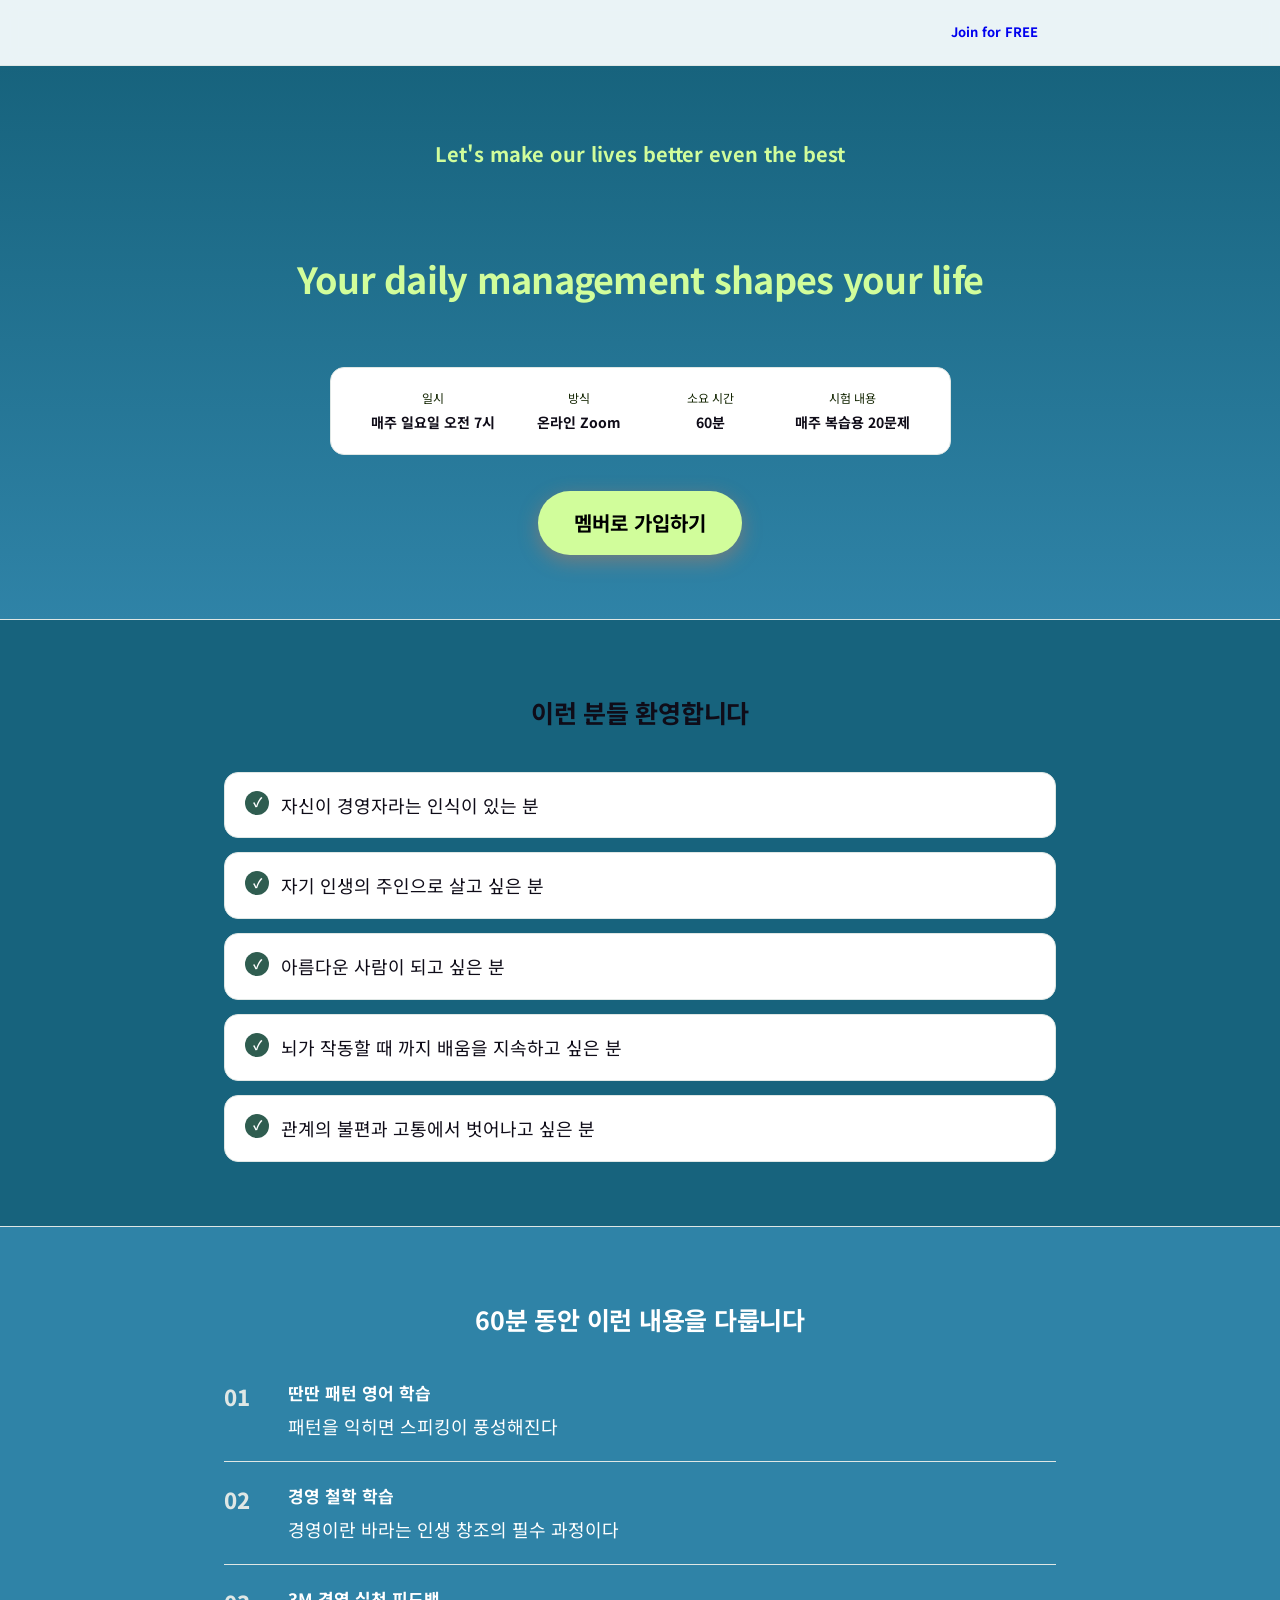
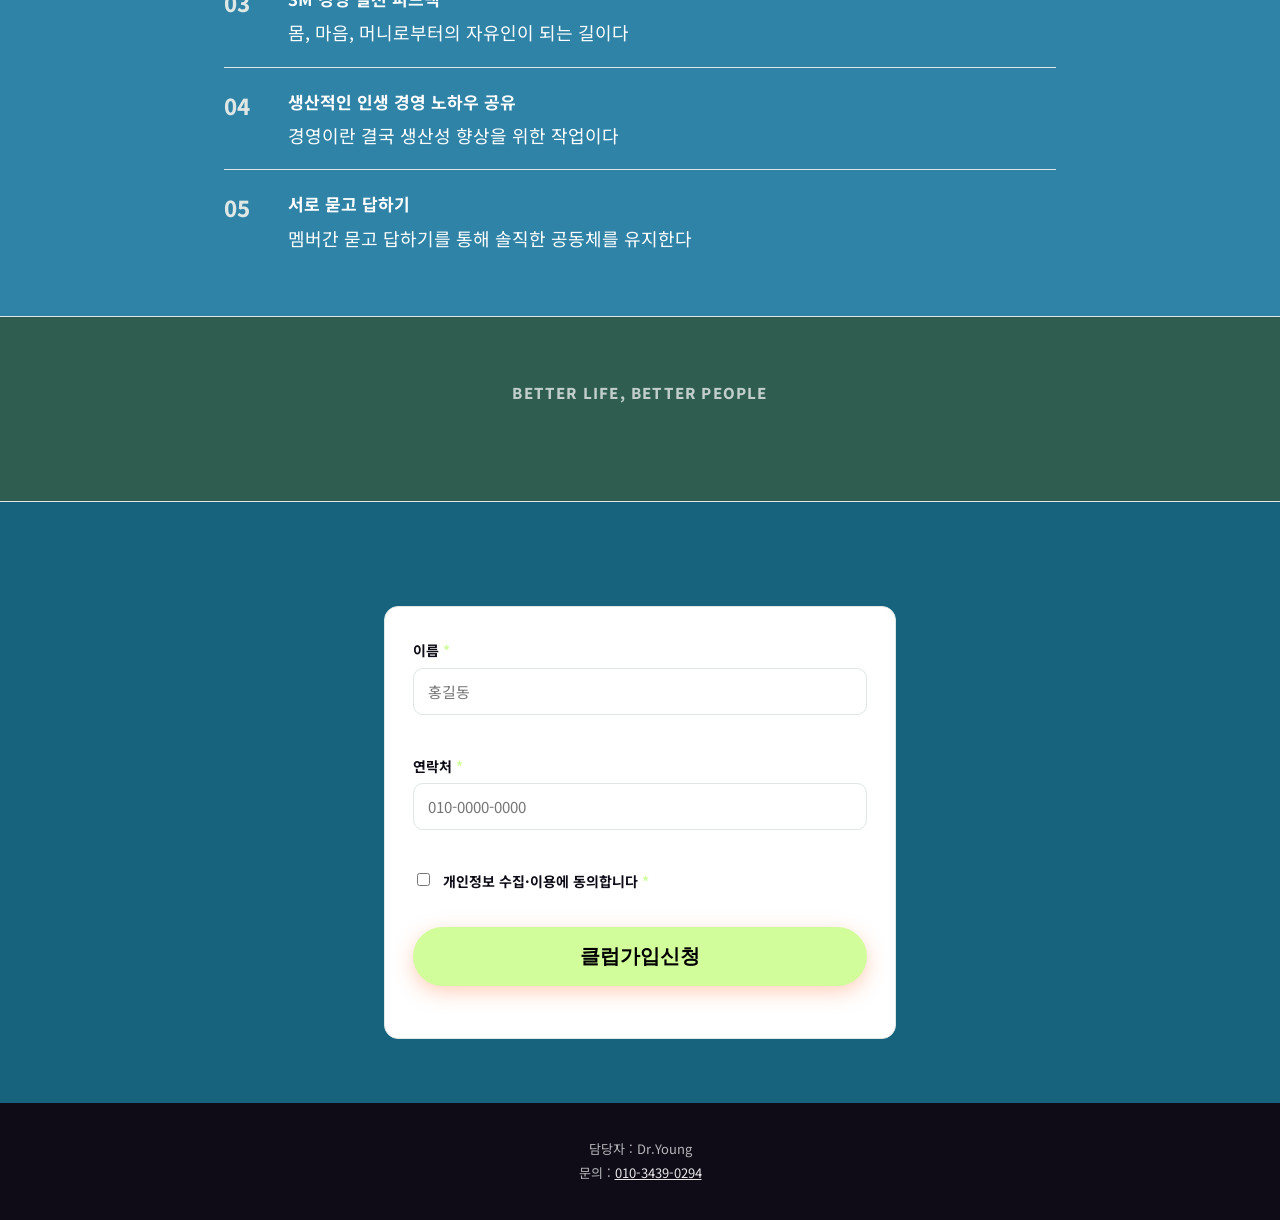
<file: index.html>
<!DOCTYPE html>
<html lang="ko">
<head>
<meta charset="UTF-8">
<meta name="viewport" content="width=device-width, initial-scale=1.0">
<title>차곡차곡 AI 실전기 · 온라인 무료 설명회</title>
<meta name="description" content="고객경험 개선을 위한 6주 AI 실전 과정. 원리는 사람이 배우고, 실행은 AI로 빠르게.">
<link rel="stylesheet" href="styles.css">
</head>
<body>

<header class="topbar">
  <div class="container topbar-inner">
    <span class="logo" data-bind="site.logo">차곡차곡 AI 실전기</span>
    <a href="#apply-section" class="btn btn-small" data-bind="site.navCta">무료 신청하기</a>
  </div>
</header>

<main>

  <!-- 히어로 -->
  <section class="hero">
    <div class="container hero-inner">
      <p class="eyebrow" data-bind="hero.eyebrow">차곡차곡 AI 실전기 · 온라인 무료 설명회</p>
      <p class="tagline" data-bind="hero.tagline">A Practical AI Series for Real Business</p>
      <h1><span data-bind="hero.titleLine1">고객경험 개선을 위한</span><br><span class="highlight" data-bind="hero.titleHighlight">6주 AI 실전 과정</span></h1>
      <p class="hero-copy" data-bind="hero.copy">AI, 이제 '아는 것'을 넘어 '내 사업에 써먹는 것'으로</p>
      <p class="hero-sub" data-bind="hero.sub">원리는 사람이 배우고, 실행은 AI로 빠르게 — 진짜 결과물을 만드는 6주.</p>

      <div class="event-info">
        <div class="event-info-item">
          <span class="event-info-label">일시</span>
          <span class="event-info-value" data-bind="hero.eventDate">7월 28일 (화) 오후 8시</span>
        </div>
        <div class="event-info-item">
          <span class="event-info-label">방식</span>
          <span class="event-info-value" data-bind="hero.eventMode">온라인 Zoom</span>
        </div>
        <div class="event-info-item">
          <span class="event-info-label">소요 시간</span>
          <span class="event-info-value" data-bind="hero.eventDuration">약 60분 (Q&amp;A 포함)</span>
        </div>
        <div class="event-info-item">
          <span class="event-info-label" data-bind="hero.eventLabel4">시험 내용</span>
          <span class="event-info-value" data-bind="hero.eventValue4">매주 복습용 20문제</span>
        </div>
      </div>

      <a href="#apply-section" class="btn btn-primary btn-large" data-bind="hero.ctaText">무료 설명회 신청하기</a>
    </div>
  </section>

  <!-- Who is this for -->
  <section class="section who-section">
    <div class="container">
      <h2 class="section-title" data-bind="who.sectionTitle">Who is this for</h2>
      <p class="section-subtitle" data-bind="who.sectionSubtitle">이런 분들께 추천합니다</p>

      <ul class="check-list" id="who-list">
        <li><span class="check-icon">✓</span><span>AI를 자주 쓰지만, '내 일에 어떻게 써야 할지' 막막한 분</span></li>
        <li><span class="check-icon">✓</span><span>업무 자동화는 궁금하지만, 복잡한 자동화 툴은 부담스러운 분</span></li>
        <li><span class="check-icon">✓</span><span>배운 AI를 '실제 결과물'로 만들어 바로 써먹고 싶은 분</span></li>
        <li><span class="check-icon">✓</span><span>고객을 더 깊이 이해해, 다시 찾고 추천하게 만들고 싶은 분</span></li>
        <li><span class="check-icon">✓</span><span>광고비 없이 '고객경험'으로 차별화하고 싶은 분</span></li>
        <li><span class="check-icon">✓</span><span>신규 고객을 더 만들고 싶은데 무엇부터 손대야 할지 막막한 분</span></li>
      </ul>
    </div>
  </section>

  <!-- Agenda -->
  <section class="section agenda-section">
    <div class="container">
      <h2 class="section-title" data-bind="agenda.sectionTitle">Agenda</h2>
      <p class="section-subtitle" data-bind="agenda.sectionSubtitle">60분 동안 이런 내용을 다룹니다</p>

      <ol class="agenda-list" id="agenda-list">
        <li class="agenda-item">
          <span class="agenda-num">01</span>
          <div>
            <h3>왜 지금 'AI 경쟁력'인가?</h3>
            <p>AI를 일에 녹인 사업자와 아닌 사업자의 격차 — 왜 지금 시작해야 하는지</p>
          </div>
        </li>
        <li class="agenda-item">
          <span class="agenda-num">02</span>
          <div>
            <h3>설문으로 본 우리 200명</h3>
            <p>대부분 이미 AI를 쓰지만, 정작 '내 사업 적용'에서 막히는 이유</p>
          </div>
        </li>
        <li class="agenda-item">
          <span class="agenda-num">03</span>
          <div>
            <h3>6주 커리큘럼 어떻게 구성되는가?</h3>
            <p>고객이 알고·믿고·구매하고·다시 찾는 과정마다, AI로 만들 실전 결과물</p>
          </div>
        </li>
        <li class="agenda-item">
          <span class="agenda-num">04</span>
          <div>
            <h3>나에게 맞는 프로그램일까?</h3>
            <p>업종·규모별 적합성 — 내 사업에 바로 쓸 수 있는지 확인</p>
          </div>
        </li>
        <li class="agenda-item">
          <span class="agenda-num">05</span>
          <div>
            <h3>내 AI 수준으로 따라갈 수 있을까?</h3>
            <p>초급~중급 모두 대상. 버디·보충 영상·빈칸 템플릿으로 함께</p>
          </div>
        </li>
        <li class="agenda-item">
          <span class="agenda-num">06</span>
          <div>
            <h3>업무 자동화는 어디까지?</h3>
            <p>복붙 반자동 루틴부터 부분 자동 파이프라인까지, 현실적인 수준 안내</p>
          </div>
        </li>
        <li class="agenda-item">
          <span class="agenda-num">07</span>
          <div>
            <h3>현장 Q&amp;A</h3>
            <p>궁금한 점을 직접 질문하고 답을 듣는 시간</p>
          </div>
        </li>
      </ol>
    </div>
  </section>

  <!-- What makes it different -->
  <section class="section diff-section">
    <div class="container diff-inner">
      <h2 class="section-title" data-bind="diff.sectionTitle">What makes it different</h2>
      <p class="diff-copy" data-bind="diff.copy">'AI 버튼 누르는 법'을 알려주는 수업이 아닙니다. 고객이 다시 찾고, 매출로 이어지게 만드는 방법을 배우고, 그걸 AI로 빠르게 실행합니다.</p>
      <p class="diff-highlight" data-bind="diff.highlight">원리는 사람이 배우고, 실행은 AI로 빠르게.</p>
    </div>
  </section>

  <!-- 신청 섹션 -->
  <section class="section apply-section" id="apply-section">
    <div class="container apply-inner">
      <h2 class="section-title" data-bind="apply.sectionTitle">지금 신청하세요</h2>
      <p class="section-subtitle" data-bind="apply.sectionSubtitle">선착순 사전 신청 · 참가비 무료</p>

      <form id="apply-form" class="apply-form" novalidate>

        <div class="form-group">
          <label for="name">이름 <span class="required">*</span></label>
          <input type="text" id="name" name="name" required placeholder="홍길동">
          <span class="error-msg" data-error-for="name"></span>
        </div>

        <div class="form-group">
          <label for="phone">연락처 <span class="required">*</span></label>
          <input type="tel" id="phone" name="phone" required placeholder="010-0000-0000">
          <span class="error-msg" data-error-for="phone"></span>
        </div>

        <div class="form-group form-group-checkbox">
          <label class="checkbox-label">
            <input type="checkbox" id="privacy" name="privacy" required>
            <span>개인정보 수집·이용에 동의합니다 <span class="required">*</span></span>
          </label>
          <span class="error-msg" data-error-for="privacy"></span>
        </div>

        <button type="submit" class="btn btn-primary btn-large btn-full" data-bind="apply.submitText">무료 설명회 신청 완료하기</button>
        <p class="form-note" data-bind="apply.note">신청 내용은 담당자 이메일로 안전하게 전달됩니다.</p>
      </form>

      <div id="success-message" class="success-message" hidden>
        <p class="success-icon">✓</p>
        <h3>신청이 완료되었습니다</h3>
        <p>입력하신 연락처로 곧 안내드리겠습니다. 감사합니다!</p>
      </div>
    </div>
  </section>

</main>

<footer class="footer">
  <div class="container footer-inner">
    <p class="footer-title" data-bind="footer.title">차곡차곡 AI 실전기</p>
    <p>담당자 : <span data-bind="footer.manager">위대한 경영자 허소미</span></p>
    <p>문의 : <a href="tel:010-5502-7553" id="footer-phone-link" data-bind="footer.phone">010-5502-7553</a></p>
  </div>
</footer>

<script src="content-loader.js"></script>
<script src="script.js"></script>
</body>
</html>
</file>
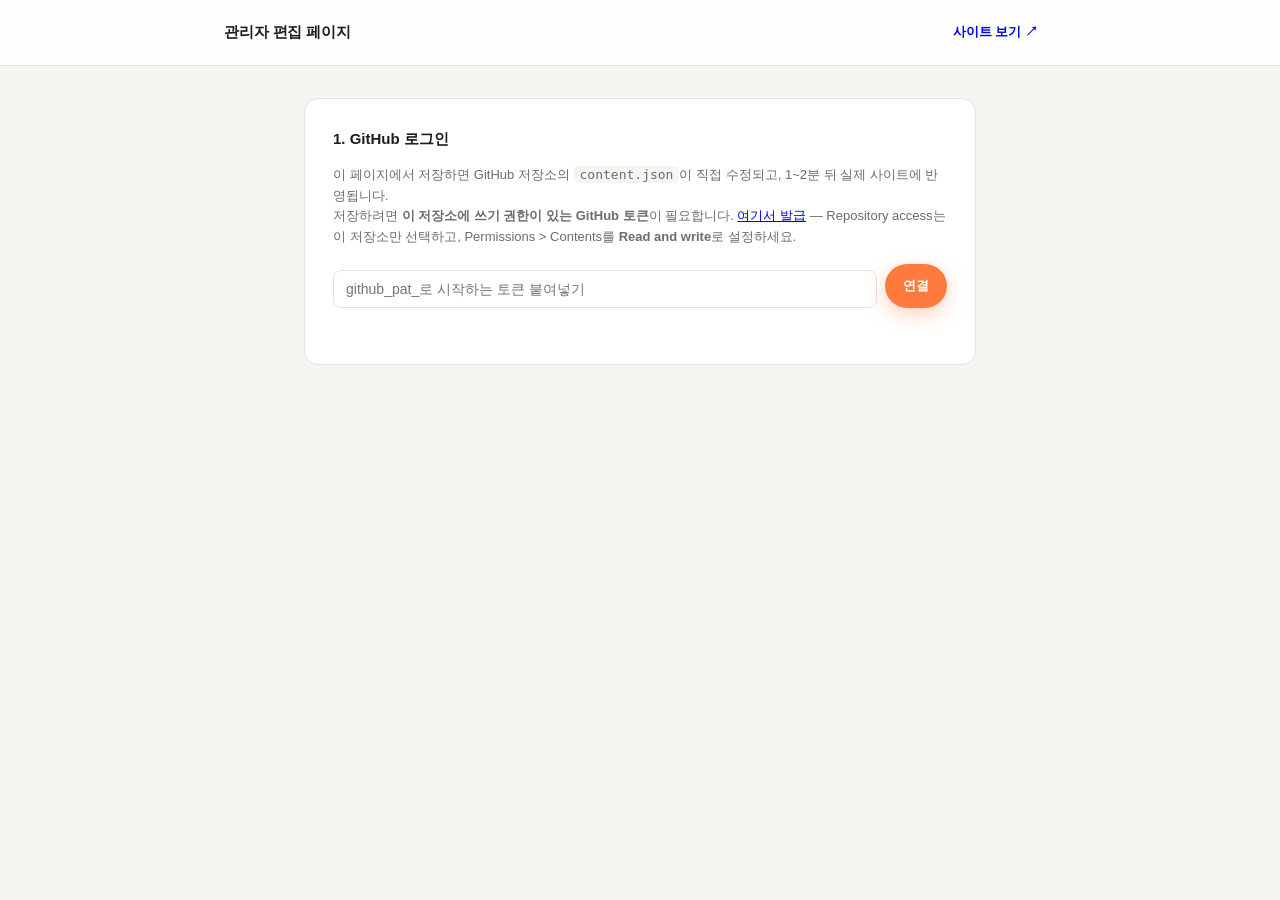
<file: admin.html>
<!DOCTYPE html>
<html lang="ko">
<head>
<meta charset="UTF-8">
<meta name="viewport" content="width=device-width, initial-scale=1.0">
<title>관리자 편집 · 차곡차곡 AI 실전기</title>
<meta name="robots" content="noindex, nofollow">
<link rel="stylesheet" href="styles.css">
<link rel="stylesheet" href="admin.css">
</head>
<body class="admin-body">

<header class="topbar">
  <div class="container topbar-inner">
    <span class="logo">관리자 편집 페이지</span>
    <a href="index.html" class="btn btn-small" target="_blank" rel="noopener">사이트 보기 ↗</a>
  </div>
</header>

<main class="container admin-main">

  <section class="admin-card">
    <h2>1. GitHub 로그인</h2>
    <p class="admin-help">
      이 페이지에서 저장하면 GitHub 저장소의 <code>content.json</code>이 직접 수정되고, 1~2분 뒤 실제 사이트에 반영됩니다.<br>
      저장하려면 <strong>이 저장소에 쓰기 권한이 있는 GitHub 토큰</strong>이 필요합니다.
      <a href="https://github.com/settings/personal-access-tokens/new" target="_blank" rel="noopener">여기서 발급</a>
      — Repository access는 이 저장소만 선택하고, Permissions &gt; Contents를 <strong>Read and write</strong>로 설정하세요.
    </p>
    <div class="admin-row">
      <input type="password" id="gh-token" placeholder="github_pat_로 시작하는 토큰 붙여넣기">
      <button id="btn-connect" class="btn btn-primary btn-small">연결</button>
      <button id="btn-disconnect" class="btn btn-small" hidden>로그아웃</button>
    </div>
    <p id="auth-status" class="admin-status"></p>
  </section>

  <section class="admin-card" id="editor-section" hidden>
    <h2>2. 폰트</h2>
    <div class="admin-row">
      <select id="font-select"></select>
    </div>

    <h2>3. 색상 팔레트</h2>
    <div class="color-grid">
      <label class="color-field">포인트 색상 (버튼 배경·강조 문구·제목 강조)<span class="color-input-wrap"><input type="color" data-path="colors.primary"><output></output></span></label>
      <label class="color-field">포인트 색상 (진하게, hover)<span class="color-input-wrap"><input type="color" data-path="colors.primaryDark"><output></output></span></label>
      <label class="color-field">보조 강조색 (체크아이콘 등)<span class="color-input-wrap"><input type="color" data-path="colors.accent"><output></output></span></label>
      <label class="color-field">기본 배경색 (페이지 전체)<span class="color-input-wrap"><input type="color" data-path="colors.bg"><output></output></span></label>
      <label class="color-field">섹션 배경색 (교차 섹션)<span class="color-input-wrap"><input type="color" data-path="colors.bgAlt"><output></output></span></label>
      <label class="color-field">기본 글자색<span class="color-input-wrap"><input type="color" data-path="colors.text"><output></output></span></label>
      <label class="color-field">흐린 글자색<span class="color-input-wrap"><input type="color" data-path="colors.textMuted"><output></output></span></label>
      <label class="color-field">테두리 색상<span class="color-input-wrap"><input type="color" data-path="colors.border"><output></output></span></label>
      <label class="color-field">버튼 글자색<span class="color-input-wrap"><input type="color" data-path="colors.buttonText"><output></output></span></label>
      <label class="color-field">카드 배경색 (일정 박스·체크리스트·신청폼)<span class="color-input-wrap"><input type="color" data-path="colors.cardBg"><output></output></span></label>
    </div>

    <h2>4. 글자 크기</h2>
    <p class="admin-help">각 항목의 글자 크기를 px 단위로 직접 조절할 수 있습니다.</p>
    <div class="color-grid">
      <label class="color-field">강조 문구 (eyebrow)<span class="size-input-wrap"><input type="number" min="8" max="80" data-path="sizes.eyebrow"><span class="size-unit">px</span></span></label>
      <label class="color-field">메인 제목<span class="size-input-wrap"><input type="number" min="8" max="80" data-path="sizes.heroTitle"><span class="size-unit">px</span></span></label>
      <label class="color-field">핵심 카피<span class="size-input-wrap"><input type="number" min="8" max="80" data-path="sizes.heroCopy"><span class="size-unit">px</span></span></label>
      <label class="color-field">보조 설명<span class="size-input-wrap"><input type="number" min="8" max="80" data-path="sizes.heroSub"><span class="size-unit">px</span></span></label>
      <label class="color-field">일정 정보 글자 (일시·방식·소요시간)<span class="size-input-wrap"><input type="number" min="8" max="80" data-path="sizes.eventInfo"><span class="size-unit">px</span></span></label>
      <label class="color-field">섹션 라벨 (작은 소제목)<span class="size-input-wrap"><input type="number" min="8" max="80" data-path="sizes.sectionTitle"><span class="size-unit">px</span></span></label>
      <label class="color-field">섹션 제목 (큰 소제목)<span class="size-input-wrap"><input type="number" min="8" max="80" data-path="sizes.sectionHeading"><span class="size-unit">px</span></span></label>
      <label class="color-field">본문 글자<span class="size-input-wrap"><input type="number" min="8" max="80" data-path="sizes.body"><span class="size-unit">px</span></span></label>
      <label class="color-field">버튼 글자<span class="size-input-wrap"><input type="number" min="8" max="80" data-path="sizes.button"><span class="size-unit">px</span></span></label>
    </div>

    <h2>5. 사이트 공통</h2>
    <label>브라우저 탭 제목<input type="text" data-path="site.pageTitle"></label>
    <label>상단 로고 텍스트<input type="text" data-path="site.logo"></label>
    <label>상단 버튼 텍스트<input type="text" data-path="site.navCta"></label>

    <h2>6. 히어로 영역</h2>
    <label>강조 문구 (eyebrow)<input type="text" data-path="hero.eyebrow"></label>
    <label>영문 태그라인<input type="text" data-path="hero.tagline"></label>
    <label>제목 첫 줄<input type="text" data-path="hero.titleLine1"></label>
    <label>제목 강조 줄 (색상 강조)<input type="text" data-path="hero.titleHighlight"></label>
    <label>핵심 카피<input type="text" data-path="hero.copy"></label>
    <label>보조 설명<input type="text" data-path="hero.sub"></label>
    <label>일시<input type="text" data-path="hero.eventDate"></label>
    <label>방식<input type="text" data-path="hero.eventMode"></label>
    <label>소요 시간<input type="text" data-path="hero.eventDuration"></label>
    <label>네 번째 항목 라벨<input type="text" data-path="hero.eventLabel4"></label>
    <label>네 번째 항목 내용<input type="text" data-path="hero.eventValue4"></label>
    <label>신청 버튼 텍스트<input type="text" data-path="hero.ctaText"></label>

    <h2>7. Who is this for</h2>
    <label>섹션 제목<input type="text" data-path="who.sectionTitle"></label>
    <label>섹션 부제<input type="text" data-path="who.sectionSubtitle"></label>
    <div class="list-editor" id="who-editor"></div>
    <button type="button" class="btn btn-small admin-add-btn" data-add="who">+ 항목 추가</button>

    <h2>8. Agenda</h2>
    <label>섹션 제목<input type="text" data-path="agenda.sectionTitle"></label>
    <label>섹션 부제<input type="text" data-path="agenda.sectionSubtitle"></label>
    <div class="list-editor" id="agenda-editor"></div>
    <button type="button" class="btn btn-small admin-add-btn" data-add="agenda">+ 항목 추가</button>

    <h2>9. What makes it different</h2>
    <label>섹션 제목<input type="text" data-path="diff.sectionTitle"></label>
    <label>본문<textarea rows="3" data-path="diff.copy"></textarea></label>
    <label>강조 문구<input type="text" data-path="diff.highlight"></label>

    <h2>10. 신청 섹션</h2>
    <label>섹션 제목<input type="text" data-path="apply.sectionTitle"></label>
    <label>섹션 부제<input type="text" data-path="apply.sectionSubtitle"></label>
    <label>제출 버튼 텍스트<input type="text" data-path="apply.submitText"></label>
    <label>하단 안내문<input type="text" data-path="apply.note"></label>

    <h2>11. 푸터</h2>
    <label>제목<input type="text" data-path="footer.title"></label>
    <label>담당자명<input type="text" data-path="footer.manager"></label>
    <label>연락처<input type="text" data-path="footer.phone"></label>

    <div class="admin-save-bar">
      <button id="btn-reload" class="btn btn-small">저장된 내용 다시 불러오기</button>
      <button id="btn-save" class="btn btn-primary btn-large">GitHub에 저장하기</button>
    </div>
    <p id="save-status" class="admin-status"></p>
  </section>

</main>

<script src="content-loader.js"></script>
<script src="admin.js"></script>
</body>
</html>
</file>
<file: styles.css>
/* ============================================
   수정 가이드
   - 색상: 아래 :root 변수만 바꾸면 전체 색상 변경
   - 폰트: --font-sans 값만 바꾸면 전체 폰트 변경
   - 텍스트 내용: index.html에서 직접 수정
   ============================================ */

:root {
  --color-bg: #ffffff;
  --color-bg-alt: #f7f5f2;
  --color-text: #1c1c1e;
  --color-text-muted: #6b6b70;
  --color-primary: #ff7a3d;
  --color-primary-dark: #e6631f;
  --color-accent: #2f5d50;
  --color-border: #e6e3de;
  --color-white: #ffffff;
  --color-button-text: #ffffff;
  --color-card-bg: #ffffff;
  --font-sans: -apple-system, BlinkMacSystemFont, "Pretendard", "Noto Sans KR", "Malgun Gothic", sans-serif;
  --radius: 14px;
  --max-width: 880px;
  --size-eyebrow: 14px;
  --size-hero-title: 36px;
  --size-hero-copy: 19px;
  --size-hero-sub: 15px;
  --size-section-title: 13px;
  --size-section-heading: 24px;
  --size-body: 15px;
  --size-button: 16px;
  --size-event-info: 14px;
}

* { box-sizing: border-box; }

[hidden] { display: none !important; }

html { scroll-behavior: smooth; }

body {
  margin: 0;
  font-family: var(--font-sans);
  color: var(--color-text);
  background: var(--color-bg);
  line-height: 1.6;
  -webkit-font-smoothing: antialiased;
}

/* 배경 사진은 히어로 영역에만 적용한다.
   body 전체에 적용하면 페이지 전체 높이만큼 이미지를 늘려야 해서
   매우 무거워지고 스크롤이 버벅인다. */
.hero.has-bg-image {
  background-image: linear-gradient(rgba(0, 0, 0, 0.35), rgba(0, 0, 0, 0.35)), var(--bg-image);
  background-size: cover;
  background-position: center;
  background-repeat: no-repeat;
}

.container {
  max-width: var(--max-width);
  margin: 0 auto;
  padding: 0 24px;
}

/* Topbar */
.topbar {
  position: sticky;
  top: 0;
  z-index: 100;
  background: rgba(255, 255, 255, 0.9);
  backdrop-filter: blur(8px);
  border-bottom: 1px solid var(--color-border);
}

.topbar-inner {
  display: flex;
  align-items: center;
  justify-content: space-between;
  padding-top: 14px;
  padding-bottom: 14px;
}

.logo {
  font-weight: 700;
  font-size: 15px;
  letter-spacing: -0.01em;
}

/* Buttons */
.btn {
  display: inline-block;
  border: none;
  border-radius: 999px;
  font-weight: 700;
  text-decoration: none;
  cursor: pointer;
  text-align: center;
  transition: transform 0.15s ease, box-shadow 0.15s ease, background 0.15s ease;
}

.btn-primary {
  background: var(--color-primary);
  color: var(--color-button-text);
  box-shadow: 0 6px 20px rgba(255, 122, 61, 0.35);
}

.btn-primary:hover {
  background: var(--color-primary-dark);
  transform: translateY(-1px);
}

.btn-small {
  padding: 8px 18px;
  font-size: 13px;
}

.btn-large {
  padding: 16px 36px;
  font-size: var(--size-button);
}

.btn-full {
  display: block;
  width: 100%;
}

/* Hero */
.hero {
  background: linear-gradient(180deg, var(--color-bg-alt) 0%, var(--color-bg) 100%);
  padding: 72px 0 64px;
  text-align: center;
}

.hero-inner {
  display: flex;
  flex-direction: column;
  align-items: center;
}

.eyebrow {
  font-size: var(--size-eyebrow);
  font-weight: 700;
  color: var(--color-primary);
  margin: 0 0 8px;
}

.tagline {
  font-size: 13px;
  color: var(--color-text-muted);
  letter-spacing: 0.02em;
  margin: 0 0 28px;
}

.hero h1 {
  font-size: var(--size-hero-title);
  line-height: 1.35;
  margin: 0 0 20px;
  letter-spacing: -0.02em;
}

.hero h1 .highlight {
  color: var(--color-primary);
}

.hero-copy {
  font-size: var(--size-hero-copy);
  margin: 0 0 8px;
}

.hero-sub {
  font-size: var(--size-hero-sub);
  color: var(--color-text-muted);
  margin: 0 0 36px;
}

.event-info {
  display: flex;
  flex-wrap: wrap;
  justify-content: center;
  gap: 12px;
  background: var(--color-card-bg);
  border: 1px solid var(--color-border);
  border-radius: var(--radius);
  padding: 20px 28px;
  margin-bottom: 36px;
}

.event-info-item {
  display: flex;
  flex-direction: column;
  align-items: center;
  min-width: 120px;
  padding: 0 12px;
}

.event-info-label {
  font-size: 12px;
  color: var(--color-text-muted);
  margin-bottom: 4px;
}

.event-info-value {
  font-size: var(--size-event-info);
  font-weight: 700;
}

/* Sections */
.section {
  padding: 64px 0;
  border-top: 1px solid var(--color-border);
}

.section-title {
  font-size: var(--size-section-title);
  font-weight: 800;
  letter-spacing: 0.08em;
  text-transform: uppercase;
  color: var(--color-primary);
  margin: 0 0 8px;
  text-align: center;
}

.section-subtitle {
  font-size: var(--size-section-heading);
  font-weight: 700;
  text-align: center;
  margin: 0 0 40px;
  letter-spacing: -0.01em;
}

/* Who is this for */
.who-section {
  background: var(--color-bg-alt);
}

.check-list {
  list-style: none;
  margin: 0;
  padding: 0;
  display: grid;
  gap: 14px;
}

.check-list li {
  display: flex;
  align-items: flex-start;
  gap: 12px;
  background: var(--color-card-bg);
  border: 1px solid var(--color-border);
  border-radius: var(--radius);
  padding: 18px 20px;
  font-size: var(--size-body);
}

.check-icon {
  flex: none;
  width: 24px;
  height: 24px;
  border-radius: 50%;
  background: var(--color-accent);
  color: var(--color-white);
  font-size: 13px;
  font-weight: 700;
  display: flex;
  align-items: center;
  justify-content: center;
}

/* Agenda */
.agenda-list {
  list-style: none;
  margin: 0;
  padding: 0;
  display: grid;
  gap: 20px;
}

.agenda-item {
  display: flex;
  gap: 20px;
  align-items: flex-start;
  padding-bottom: 20px;
  border-bottom: 1px solid var(--color-border);
}

.agenda-item:last-child {
  border-bottom: none;
  padding-bottom: 0;
}

.agenda-num {
  flex: none;
  font-size: 22px;
  font-weight: 800;
  color: var(--color-border);
  font-variant-numeric: tabular-nums;
  min-width: 44px;
}

.agenda-item h3 {
  margin: 0 0 6px;
  font-size: 17px;
  color: #ffffff;
}

.agenda-item p {
  margin: 0;
  color: #ffffff;
  font-size: var(--size-body);
}

/* agenda-section은 카드 없이 페이지 배경 위에 바로 놓이므로
   제목도 함께 흰색으로 맞춘다. */
.agenda-section .section-subtitle {
  color: #ffffff;
}

/* Diff section */
.diff-section {
  background: var(--color-accent);
  color: var(--color-white);
  text-align: center;
}

.diff-section .section-title {
  color: rgba(255, 255, 255, 0.7);
}

.diff-inner {
  max-width: 640px;
}

.diff-copy {
  font-size: var(--size-body);
  line-height: 1.7;
  margin: 0 0 32px;
}

.diff-highlight {
  font-size: clamp(18px, 3vw, 22px);
  font-weight: 700;
  margin: 0;
}

.diff-highlight .accent {
  color: var(--color-primary);
}

/* Apply section */
.apply-section {
  background: var(--color-bg-alt);
}

.apply-inner {
  max-width: 560px;
}

.apply-form {
  background: var(--color-card-bg);
  border: 1px solid var(--color-border);
  border-radius: var(--radius);
  padding: 32px 28px;
  display: grid;
  gap: 20px;
}

.form-group {
  display: grid;
  gap: 6px;
}

.form-group label {
  font-size: 14px;
  font-weight: 700;
}

.required {
  color: var(--color-primary);
}

.form-group input[type="text"],
.form-group input[type="tel"],
.form-group input[type="email"],
.form-group select,
.form-group textarea {
  width: 100%;
  padding: 12px 14px;
  border: 1px solid var(--color-border);
  border-radius: 10px;
  font-size: 15px;
  font-family: inherit;
  color: var(--color-text);
  background: var(--color-card-bg);
}

.form-group input:focus,
.form-group select:focus,
.form-group textarea:focus {
  outline: none;
  border-color: var(--color-primary);
  box-shadow: 0 0 0 3px rgba(255, 122, 61, 0.15);
}

.form-group textarea {
  resize: vertical;
}

.form-group.invalid input,
.form-group.invalid select {
  border-color: #e0453c;
}

.error-msg {
  font-size: 12px;
  color: #e0453c;
  min-height: 14px;
  display: block;
}

.form-group-checkbox {
  display: block;
}

.checkbox-label {
  display: flex;
  align-items: flex-start;
  gap: 10px;
  font-size: 14px;
  font-weight: 400;
  cursor: pointer;
}

.checkbox-label input {
  margin-top: 3px;
}

.form-note {
  text-align: center;
  font-size: 12px;
  color: var(--color-text-muted);
  margin: 0;
}

.success-message {
  text-align: center;
  background: var(--color-card-bg);
  border: 1px solid var(--color-border);
  border-radius: var(--radius);
  padding: 48px 28px;
}

.success-icon {
  width: 48px;
  height: 48px;
  line-height: 48px;
  border-radius: 50%;
  background: var(--color-accent);
  color: var(--color-white);
  font-size: 22px;
  margin: 0 auto 16px;
}

.success-message h3 {
  margin: 0 0 8px;
  font-size: 20px;
}

.success-message p:last-child {
  color: var(--color-text-muted);
  margin: 0;
}

/* Footer */
.footer {
  background: var(--color-text);
  color: rgba(255, 255, 255, 0.7);
  padding: 32px 0;
  text-align: center;
  font-size: 13px;
}

.footer-title {
  color: var(--color-white);
  font-weight: 700;
  margin: 0 0 8px;
}

.footer p {
  margin: 4px 0;
}

.footer a {
  color: rgba(255, 255, 255, 0.9);
}

@media (max-width: 600px) {
  .event-info {
    flex-direction: column;
    gap: 16px;
  }
  .apply-form {
    padding: 24px 20px;
  }
}
</file>
<file: admin.css>
.admin-body {
  background: var(--color-bg-alt);
}

.admin-main {
  max-width: 720px;
  padding-top: 32px;
  padding-bottom: 80px;
}

.admin-card {
  background: var(--color-white);
  border: 1px solid var(--color-border);
  border-radius: var(--radius);
  padding: 28px;
  margin-bottom: 24px;
}

.admin-card h2 {
  font-size: 15px;
  margin: 28px 0 14px;
  padding-top: 18px;
  border-top: 1px solid var(--color-border);
}

.admin-card h2:first-child {
  margin-top: 0;
  padding-top: 0;
  border-top: none;
}

.admin-help {
  font-size: 13px;
  color: var(--color-text-muted);
  line-height: 1.6;
  margin: 0 0 16px;
}

.admin-help code {
  background: var(--color-bg-alt);
  padding: 1px 6px;
  border-radius: 4px;
}

.admin-row {
  display: flex;
  gap: 8px;
}

.admin-row input,
.admin-row select {
  flex: 1;
}

.admin-card label {
  display: block;
  font-size: 13px;
  font-weight: 700;
  margin-bottom: 14px;
}

.admin-card input[type="text"],
.admin-card input[type="password"],
.admin-card select,
.admin-card textarea {
  display: block;
  width: 100%;
  margin-top: 6px;
  padding: 10px 12px;
  border: 1px solid var(--color-border);
  border-radius: 8px;
  font-size: 14px;
  font-family: inherit;
}

.admin-status {
  font-size: 13px;
  margin: 10px 0 0;
  min-height: 18px;
}

.admin-status.ok { color: var(--color-accent); }
.admin-status.error { color: #e0453c; }

.list-editor {
  display: grid;
  gap: 10px;
  margin-bottom: 12px;
}

.list-row {
  display: flex;
  gap: 8px;
  align-items: flex-start;
  background: var(--color-bg-alt);
  border-radius: 8px;
  padding: 10px;
}

.list-row-fields {
  flex: 1;
  display: grid;
  gap: 6px;
}

.list-row-fields input {
  width: 100%;
  padding: 8px 10px;
  border: 1px solid var(--color-border);
  border-radius: 6px;
  font-size: 13px;
  font-family: inherit;
}

.list-row-remove {
  flex: none;
  border: none;
  background: none;
  color: #e0453c;
  font-size: 13px;
  cursor: pointer;
  padding: 8px 4px;
}

.admin-add-btn {
  margin-bottom: 8px;
}

.color-grid {
  display: grid;
  grid-template-columns: repeat(auto-fit, minmax(220px, 1fr));
  gap: 16px;
  margin-bottom: 8px;
}

.color-field {
  margin-bottom: 0;
}

.color-input-wrap {
  display: flex;
  align-items: center;
  gap: 10px;
  margin-top: 6px;
}

.color-input-wrap input[type="color"] {
  width: 44px;
  height: 36px;
  padding: 2px;
  border: 1px solid var(--color-border);
  border-radius: 8px;
  cursor: pointer;
  margin-top: 0;
}

.color-input-wrap output {
  font-size: 13px;
  font-family: ui-monospace, monospace;
  color: var(--color-text-muted);
}

.size-input-wrap {
  display: flex;
  align-items: center;
  gap: 6px;
  margin-top: 6px;
}

.size-input-wrap input[type="number"] {
  width: 80px;
  margin-top: 0;
}

.size-input-wrap .size-unit {
  font-size: 13px;
  color: var(--color-text-muted);
}

.admin-save-bar {
  display: flex;
  gap: 10px;
  align-items: center;
  margin-top: 32px;
  padding-top: 24px;
  border-top: 1px solid var(--color-border);
}
</file>
